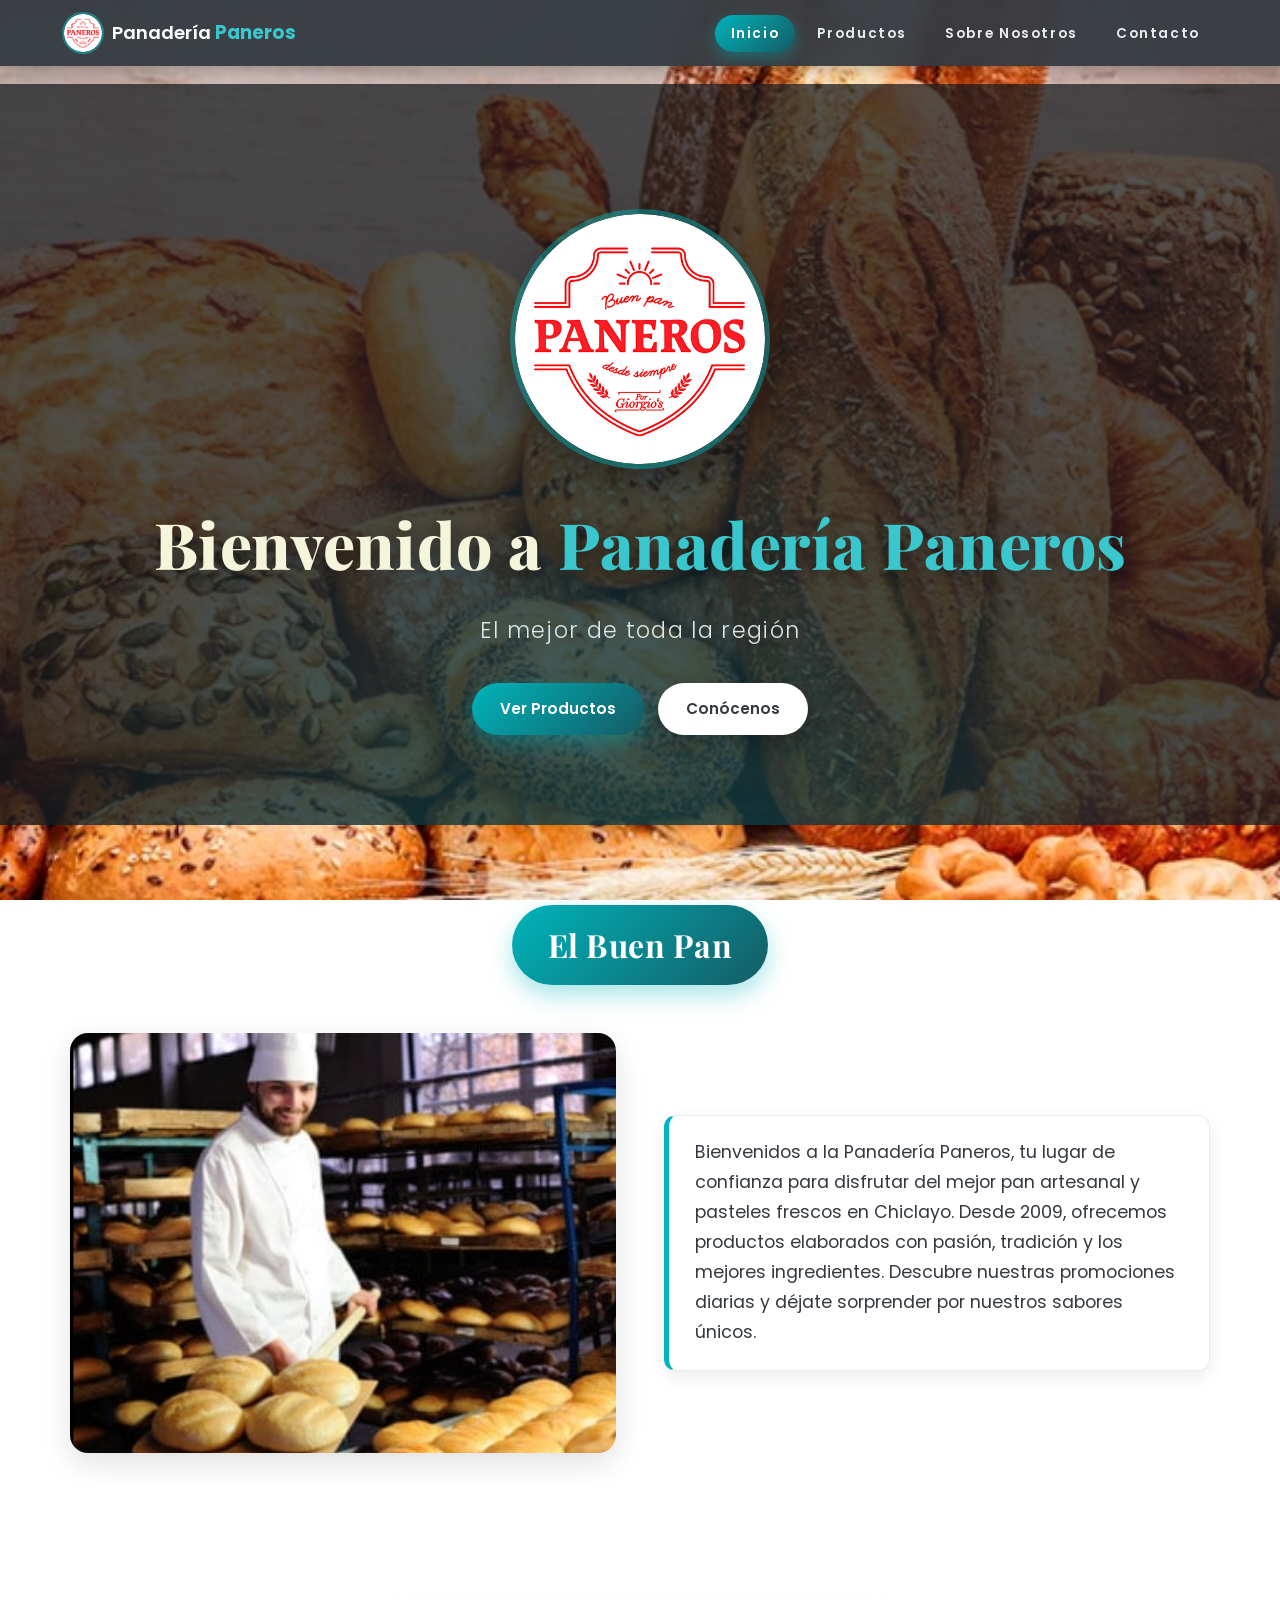
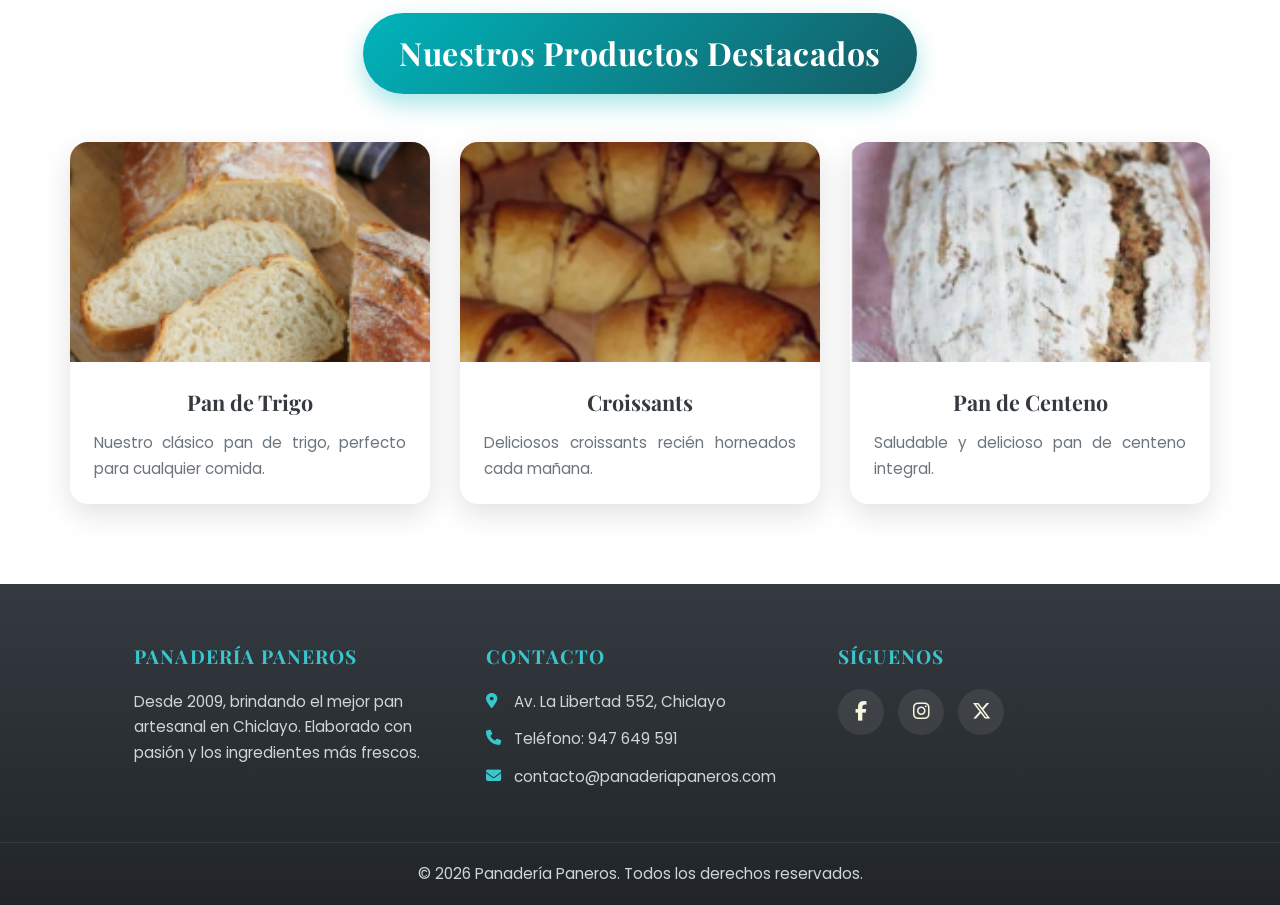
<file: index.html>
<!DOCTYPE html>
<html lang="es">
<head>
    <meta charset="UTF-8">
    <meta name="viewport" content="width=device-width, initial-scale=1.0">
    <title>Panadería Paneros - Inicio</title>
    <link rel="icon" href="imagenes/Logo_Paneros.png" type="image/x-icon">
    <link rel="preconnect" href="https://fonts.googleapis.com">
    <link rel="preconnect" href="https://fonts.gstatic.com" crossorigin>
    <link href="https://fonts.googleapis.com/css2?family=Playfair+Display:wght@600;700;800&family=Poppins:wght@300;400;500;600;700&display=swap" rel="stylesheet">
    <link rel="stylesheet" href="https://cdnjs.cloudflare.com/ajax/libs/font-awesome/6.7.1/css/all.min.css" integrity="sha512-5Hs3dF2AEPkpNAR7UiOHba+lRSJNeM2ECkwxUIxC1Q/FLycGTbNapWXB4tP889k5T5Ju8fs4b1P5z/iB4nMfSQ==" crossorigin="anonymous" referrerpolicy="no-referrer">
    <link rel="stylesheet" href="css/estilos.css">
    <script>window.activePage = 'index';</script>
</head>
<body class="fondo-panderia">

    <div id="header"></div>

    <main class="main">

        <!-- Hero -->
        <section class="hero">
            <div class="hero__contenido">
                <img class="hero__logo" src="imagenes/Logo_Paneros.png" alt="Logo de Panadería Paneros">
                <h1 class="hero__titulo">Bienvenido a <span>Panadería Paneros</span></h1>
                <p class="hero__subtitulo">El mejor de toda la región</p>
                <div class="hero__cta">
                    <a class="btn btn-primario" href="productos.html">Ver Productos</a>
                    <a class="btn btn--claro" href="sobrenosotros.html">Conócenos</a>
                </div>
            </div>
        </section>

        <!-- El Buen Pan -->
        <section class="section">
            <div class="container">
                <div class="section-header reveal">
                    <div class="cinta">
                        <h2>El Buen Pan</h2>
                    </div>
                </div>
                <div class="el-pan">
                    <img class="el-pan__img reveal" src="imagenes/Elbuenpan.png" alt="El buen pan">
                    <div class="el-pan__texto reveal">
                        <p>Bienvenidos a la Panadería Paneros, tu lugar de confianza para disfrutar del mejor pan artesanal y pasteles frescos en Chiclayo. Desde 2009, ofrecemos productos elaborados con pasión, tradición y los mejores ingredientes. Descubre nuestras promociones diarias y déjate sorprender por nuestros sabores únicos.</p>
                    </div>
                </div>
            </div>
        </section>

        <!-- Nuestros Productos Destacados -->
        <section class="section section--claro">
            <div class="container">
                <div class="section-header reveal">
                    <div class="cinta">
                        <h2>Nuestros Productos Destacados</h2>
                    </div>
                </div>
                <div class="productos-grid">
                    <article class="card-producto reveal">
                        <img class="card-producto__img" src="imagenes/Pandetrigo.png" alt="Pan de trigo">
                        <div class="card-producto__body">
                            <h3 class="card-producto__titulo">Pan de Trigo</h3>
                            <p class="card-producto__texto">Nuestro clásico pan de trigo, perfecto para cualquier comida.</p>
                        </div>
                    </article>
                    <article class="card-producto reveal">
                        <img class="card-producto__img" src="imagenes/Croisssants.png" alt="Croissants">
                        <div class="card-producto__body">
                            <h3 class="card-producto__titulo">Croissants</h3>
                            <p class="card-producto__texto">Deliciosos croissants recién horneados cada mañana.</p>
                        </div>
                    </article>
                    <article class="card-producto reveal">
                        <img class="card-producto__img" src="imagenes/Pancenteno.png" alt="Pan de centeno">
                        <div class="card-producto__body">
                            <h3 class="card-producto__titulo">Pan de Centeno</h3>
                            <p class="card-producto__texto">Saludable y delicioso pan de centeno integral.</p>
                        </div>
                    </article>
                </div>
            </div>
        </section>

    </main>

    <div id="footer"></div>

    <div id="toast-container"></div>

    <script src="https://code.jquery.com/jquery-3.7.1.min.js"></script>
    <script src="js/main.js"></script>
</body>
</html>
</file>
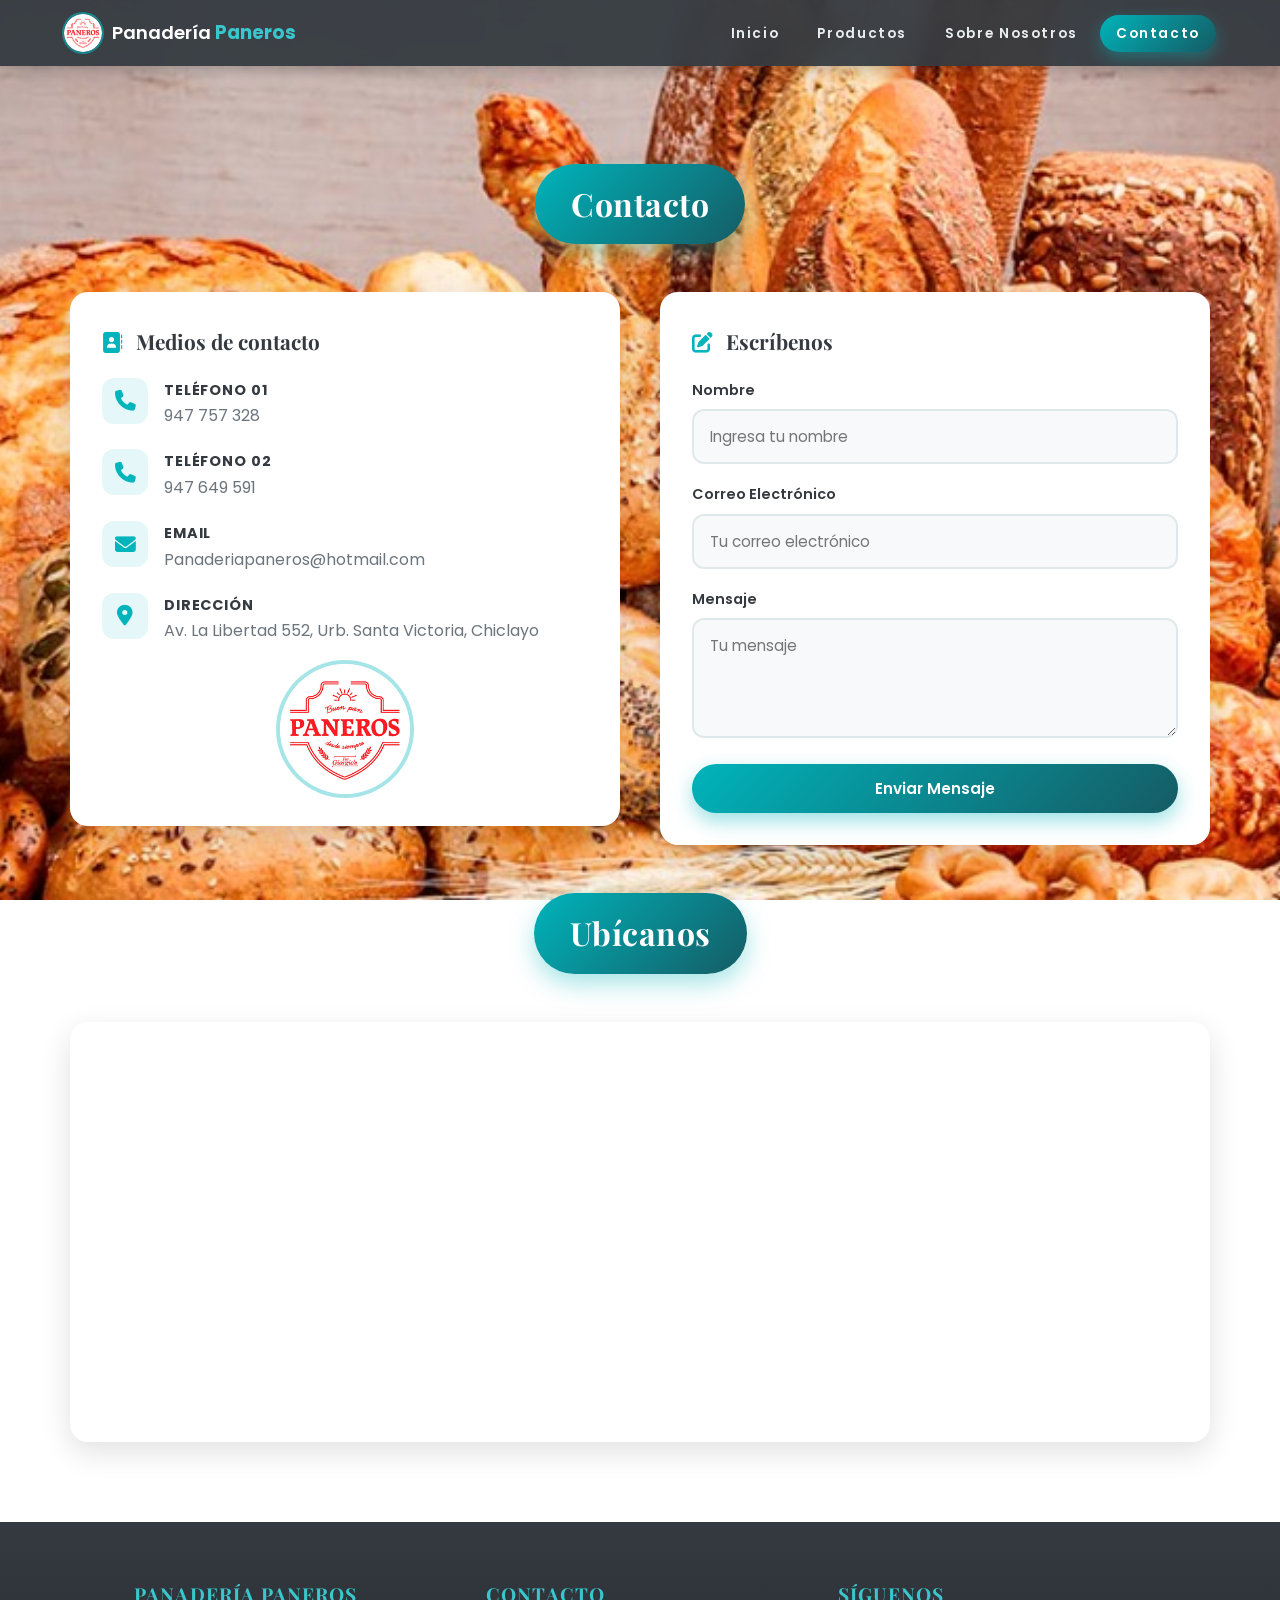
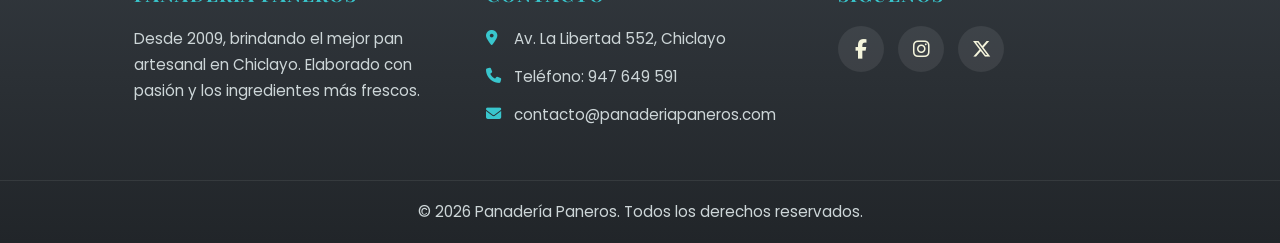
<file: contacto.html>
<!DOCTYPE html>
<html lang="es">
<head>
    <meta charset="UTF-8">
    <meta name="viewport" content="width=device-width, initial-scale=1.0">
    <title>Contacto - Panadería Paneros</title>
    <link rel="icon" href="imagenes/Logo_Paneros.png" type="image/x-icon">
    <link rel="preconnect" href="https://fonts.googleapis.com">
    <link rel="preconnect" href="https://fonts.gstatic.com" crossorigin>
    <link href="https://fonts.googleapis.com/css2?family=Playfair+Display:wght@600;700;800&family=Poppins:wght@300;400;500;600;700&display=swap" rel="stylesheet">
    <link rel="stylesheet" href="https://cdnjs.cloudflare.com/ajax/libs/font-awesome/6.7.1/css/all.min.css" integrity="sha512-5Hs3dF2AEPkpNAR7UiOHba+lRSJNeM2ECkwxUIxC1Q/FLycGTbNapWXB4tP889k5T5Ju8fs4b1P5z/iB4nMfSQ==" crossorigin="anonymous" referrerpolicy="no-referrer">
    <link rel="stylesheet" href="css/estilos.css">
    <script>window.activePage = 'contacto';</script>
</head>
<body class="fondo-panderia">

    <div id="header"></div>

    <main class="main">

        <section class="section">
            <div class="container">
                <div class="section-header reveal">
                    <div class="cinta">
                        <h2>Contacto</h2>
                    </div>
                </div>

                <div class="contact-grid">
                    <!-- Medios de contacto -->
                    <div class="contact-card reveal">
                        <h4><i class="fa-solid fa-address-book"></i> Medios de contacto</h4>
                        <div class="contact-dato">
                            <i class="fa-solid fa-phone"></i>
                            <div>
                                <strong>Teléfono 01</strong>
                                <span>947 757 328</span>
                            </div>
                        </div>
                        <div class="contact-dato">
                            <i class="fa-solid fa-phone"></i>
                            <div>
                                <strong>Teléfono 02</strong>
                                <span>947 649 591</span>
                            </div>
                        </div>
                        <div class="contact-dato">
                            <i class="fa-solid fa-envelope"></i>
                            <div>
                                <strong>Email</strong>
                                <span>Panaderiapaneros@hotmail.com</span>
                            </div>
                        </div>
                        <div class="contact-dato">
                            <i class="fa-solid fa-location-dot"></i>
                            <div>
                                <strong>Dirección</strong>
                                <span>Av. La Libertad 552, Urb. Santa Victoria, Chiclayo</span>
                            </div>
                        </div>
                        <div class="contact-logo">
                            <img src="imagenes/Logo_Paneros.png" alt="Logo de Panadería Paneros">
                        </div>
                    </div>

                    <!-- Formulario -->
                    <div class="contact-card reveal">
                        <h4><i class="fa-solid fa-pen-to-square"></i> Escríbenos</h4>
                        <form id="contactForm">
                            <div class="form-group">
                                <label for="name">Nombre</label>
                                <input type="text" class="form-control" id="name" placeholder="Ingresa tu nombre" required>
                            </div>
                            <div class="form-group">
                                <label for="email">Correo Electrónico</label>
                                <input type="email" class="form-control" id="email" placeholder="Tu correo electrónico" required>
                            </div>
                            <div class="form-group">
                                <label for="message">Mensaje</label>
                                <textarea class="form-control" id="message" rows="3" placeholder="Tu mensaje" required></textarea>
                            </div>
                            <button type="submit" class="btn btn-primario btn--bloque">Enviar Mensaje</button>
                        </form>
                    </div>
                </div>

                <!-- Ubícanos -->
                <div class="mapa reveal">
                    <div class="section-header">
                        <div class="cinta">
                            <h2>Ubícanos</h2>
                        </div>
                    </div>
                    <div class="mapa__marco">
                        <iframe src="https://www.google.com/maps/embed?pb=!1m18!1m12!1m3!1d3961.891527504655!2d-79.84234202408952!3d-6.783053593214028!2m3!1f0!2f0!3f0!3m2!1i1024!2i768!4f13.1!3m3!1m2!1s0x904cef3014ad3f75%3A0x58994bd26f4fe3ce!2sAv.%20Libertad%20552%2C%20Chiclayo%2014008!5e0!3m2!1ses!2spe!4v1733608152361!5m2!1ses!2spe" allowfullscreen="" loading="lazy" referrerpolicy="no-referrer-when-downgrade" title="Ubicación de Panadería Paneros"></iframe>
                    </div>
                </div>
            </div>
        </section>

    </main>

    <div id="footer"></div>

    <div id="toast-container"></div>

    <script src="https://code.jquery.com/jquery-3.7.1.min.js"></script>
    <script src="js/main.js"></script>
</body>
</html>
</file>
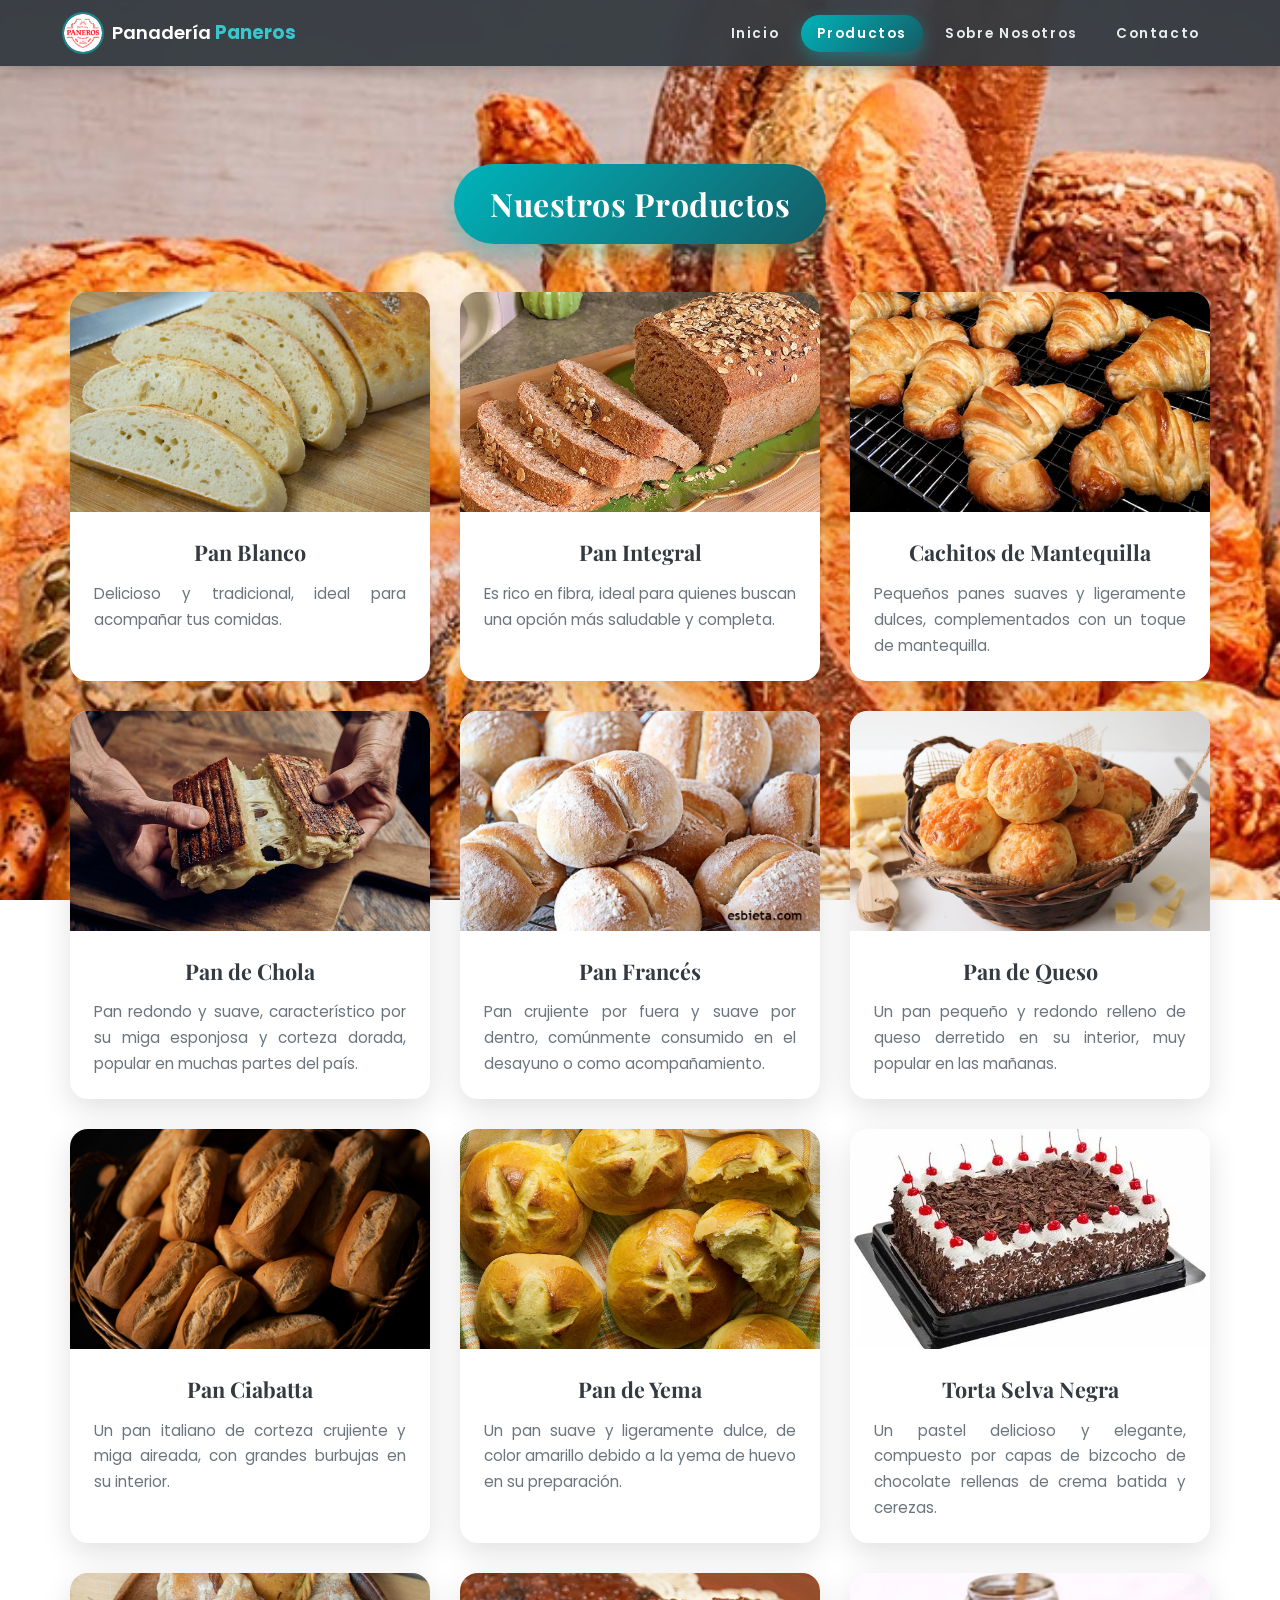
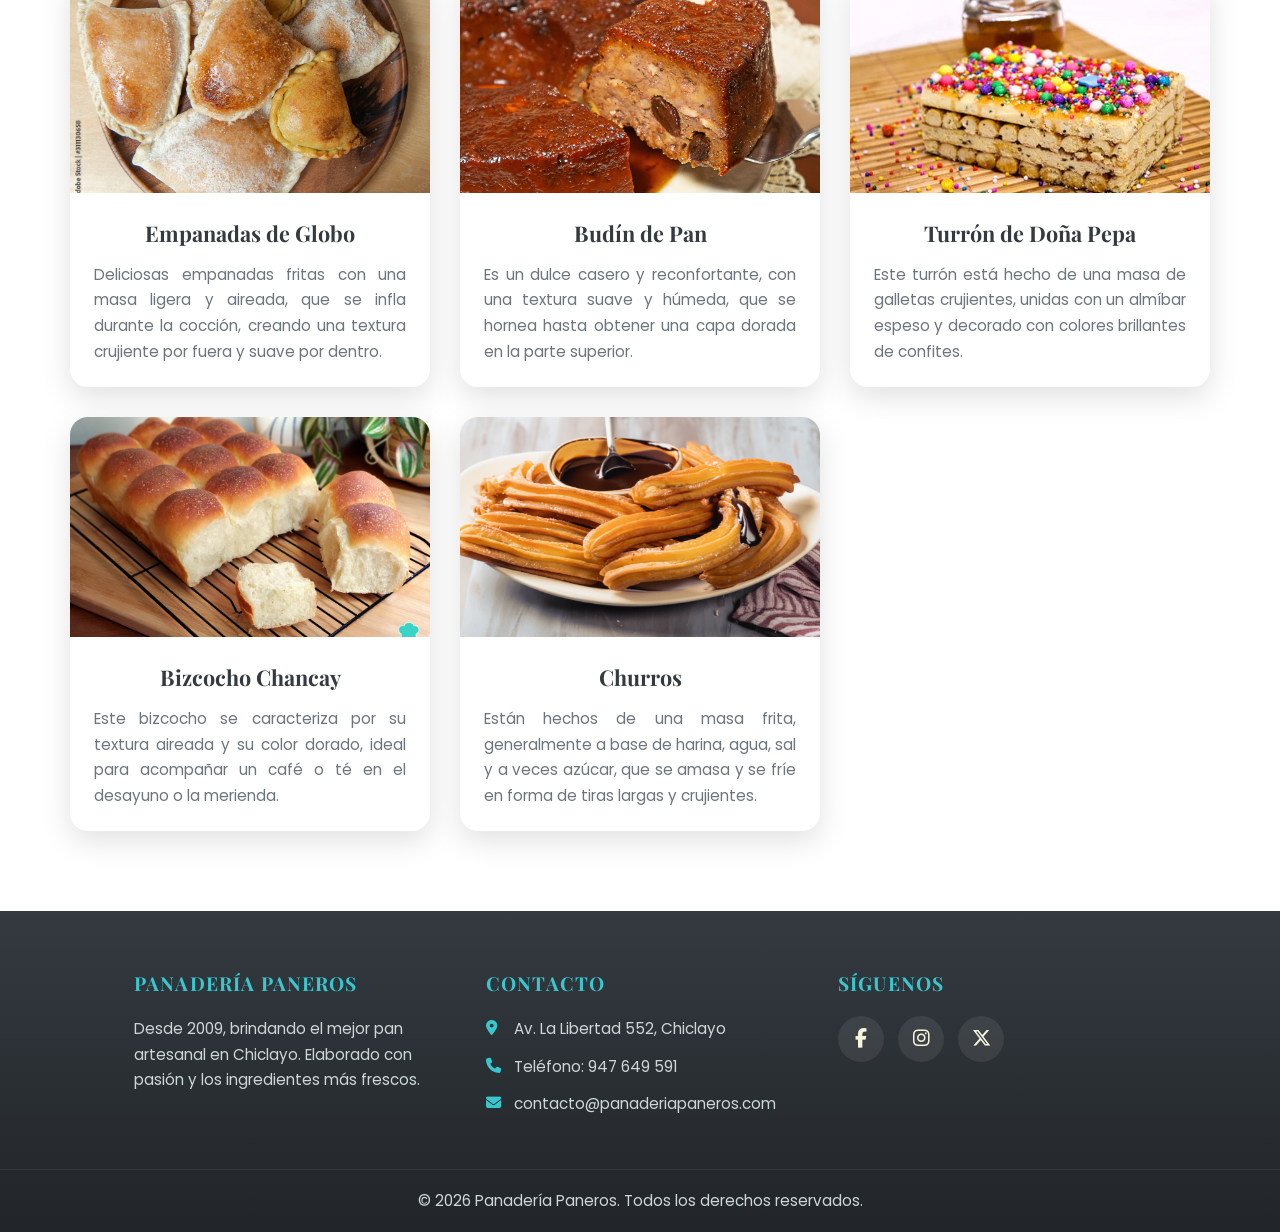
<file: productos.html>
<!DOCTYPE html>
<html lang="es">
<head>
    <meta charset="UTF-8">
    <meta name="viewport" content="width=device-width, initial-scale=1.0">
    <title>Productos - Panadería Paneros</title>
    <link rel="icon" href="imagenes/Logo_Paneros.png" type="image/x-icon">
    <link rel="preconnect" href="https://fonts.googleapis.com">
    <link rel="preconnect" href="https://fonts.gstatic.com" crossorigin>
    <link href="https://fonts.googleapis.com/css2?family=Playfair+Display:wght@600;700;800&family=Poppins:wght@300;400;500;600;700&display=swap" rel="stylesheet">
    <link rel="stylesheet" href="https://cdnjs.cloudflare.com/ajax/libs/font-awesome/6.7.1/css/all.min.css" integrity="sha512-5Hs3dF2AEPkpNAR7UiOHba+lRSJNeM2ECkwxUIxC1Q/FLycGTbNapWXB4tP889k5T5Ju8fs4b1P5z/iB4nMfSQ==" crossorigin="anonymous" referrerpolicy="no-referrer">
    <link rel="stylesheet" href="css/estilos.css">
    <script>window.activePage = 'productos';</script>
</head>
<body class="fondo-panderia">

    <div id="header"></div>

    <main class="main">

        <section class="section">
            <div class="container">
                <div class="section-header reveal">
                    <div class="cinta">
                        <h2>Nuestros Productos</h2>
                    </div>
                </div>

                <div class="productos-grid">
                    <article class="card-producto reveal">
                        <img class="card-producto__img" src="imagenes/panblanco.jpg" alt="Pan blanco">
                        <div class="card-producto__body">
                            <h3 class="card-producto__titulo">Pan Blanco</h3>
                            <p class="card-producto__texto">Delicioso y tradicional, ideal para acompañar tus comidas.</p>
                        </div>
                    </article>
                    <article class="card-producto reveal">
                        <img class="card-producto__img" src="imagenes/panintegral.jpg" alt="Pan integral">
                        <div class="card-producto__body">
                            <h3 class="card-producto__titulo">Pan Integral</h3>
                            <p class="card-producto__texto">Es rico en fibra, ideal para quienes buscan una opción más saludable y completa.</p>
                        </div>
                    </article>
                    <article class="card-producto reveal">
                        <img class="card-producto__img" src="imagenes/cachitos.jpeg" alt="Cachitos de mantequilla">
                        <div class="card-producto__body">
                            <h3 class="card-producto__titulo">Cachitos de Mantequilla</h3>
                            <p class="card-producto__texto">Pequeños panes suaves y ligeramente dulces, complementados con un toque de mantequilla.</p>
                        </div>
                    </article>
                    <article class="card-producto reveal">
                        <img class="card-producto__img" src="imagenes/pandechola.jpg" alt="Pan de chola">
                        <div class="card-producto__body">
                            <h3 class="card-producto__titulo">Pan de Chola</h3>
                            <p class="card-producto__texto">Pan redondo y suave, característico por su miga esponjosa y corteza dorada, popular en muchas partes del país.</p>
                        </div>
                    </article>
                    <article class="card-producto reveal">
                        <img class="card-producto__img" src="imagenes/panfrances.jpg" alt="Pan francés">
                        <div class="card-producto__body">
                            <h3 class="card-producto__titulo">Pan Francés</h3>
                            <p class="card-producto__texto">Pan crujiente por fuera y suave por dentro, comúnmente consumido en el desayuno o como acompañamiento.</p>
                        </div>
                    </article>
                    <article class="card-producto reveal">
                        <img class="card-producto__img" src="imagenes/panqueso.jpg" alt="Pan de queso">
                        <div class="card-producto__body">
                            <h3 class="card-producto__titulo">Pan de Queso</h3>
                            <p class="card-producto__texto">Un pan pequeño y redondo relleno de queso derretido en su interior, muy popular en las mañanas.</p>
                        </div>
                    </article>
                    <article class="card-producto reveal">
                        <img class="card-producto__img" src="imagenes/chabata.jpg" alt="Pan ciabatta">
                        <div class="card-producto__body">
                            <h3 class="card-producto__titulo">Pan Ciabatta</h3>
                            <p class="card-producto__texto">Un pan italiano de corteza crujiente y miga aireada, con grandes burbujas en su interior.</p>
                        </div>
                    </article>
                    <article class="card-producto reveal">
                        <img class="card-producto__img" src="imagenes/panyema.jpg" alt="Pan de yema">
                        <div class="card-producto__body">
                            <h3 class="card-producto__titulo">Pan de Yema</h3>
                            <p class="card-producto__texto">Un pan suave y ligeramente dulce, de color amarillo debido a la yema de huevo en su preparación.</p>
                        </div>
                    </article>
                    <article class="card-producto reveal">
                        <img class="card-producto__img" src="imagenes/selvanegra.webp" alt="Torta Selva Negra">
                        <div class="card-producto__body">
                            <h3 class="card-producto__titulo">Torta Selva Negra</h3>
                            <p class="card-producto__texto">Un pastel delicioso y elegante, compuesto por capas de bizcocho de chocolate rellenas de crema batida y cerezas.</p>
                        </div>
                    </article>
                    <article class="card-producto reveal">
                        <img class="card-producto__img" src="imagenes/empanadasglobo.jpg" alt="Empanadas de globo">
                        <div class="card-producto__body">
                            <h3 class="card-producto__titulo">Empanadas de Globo</h3>
                            <p class="card-producto__texto">Deliciosas empanadas fritas con una masa ligera y aireada, que se infla durante la cocción, creando una textura crujiente por fuera y suave por dentro.</p>
                        </div>
                    </article>
                    <article class="card-producto reveal">
                        <img class="card-producto__img" src="imagenes/budin.jpg" alt="Budín de pan">
                        <div class="card-producto__body">
                            <h3 class="card-producto__titulo">Budín de Pan</h3>
                            <p class="card-producto__texto">Es un dulce casero y reconfortante, con una textura suave y húmeda, que se hornea hasta obtener una capa dorada en la parte superior.</p>
                        </div>
                    </article>
                    <article class="card-producto reveal">
                        <img class="card-producto__img" src="imagenes/turron.jpg" alt="Turrón de Doña Pepa">
                        <div class="card-producto__body">
                            <h3 class="card-producto__titulo">Turrón de Doña Pepa</h3>
                            <p class="card-producto__texto">Este turrón está hecho de una masa de galletas crujientes, unidas con un almíbar espeso y decorado con colores brillantes de confites.</p>
                        </div>
                    </article>
                    <article class="card-producto reveal">
                        <img class="card-producto__img" src="imagenes/chancay.jpg" alt="Bizcocho Chancay">
                        <div class="card-producto__body">
                            <h3 class="card-producto__titulo">Bizcocho Chancay</h3>
                            <p class="card-producto__texto">Este bizcocho se caracteriza por su textura aireada y su color dorado, ideal para acompañar un café o té en el desayuno o la merienda.</p>
                        </div>
                    </article>
                    <article class="card-producto reveal">
                        <img class="card-producto__img" src="imagenes/churros.webp" alt="Churros">
                        <div class="card-producto__body">
                            <h3 class="card-producto__titulo">Churros</h3>
                            <p class="card-producto__texto">Están hechos de una masa frita, generalmente a base de harina, agua, sal y a veces azúcar, que se amasa y se fríe en forma de tiras largas y crujientes.</p>
                        </div>
                    </article>
                </div>
            </div>
        </section>

    </main>

    <div id="footer"></div>

    <div id="toast-container"></div>

    <script src="https://code.jquery.com/jquery-3.7.1.min.js"></script>
    <script src="js/main.js"></script>
</body>
</html>
</file>
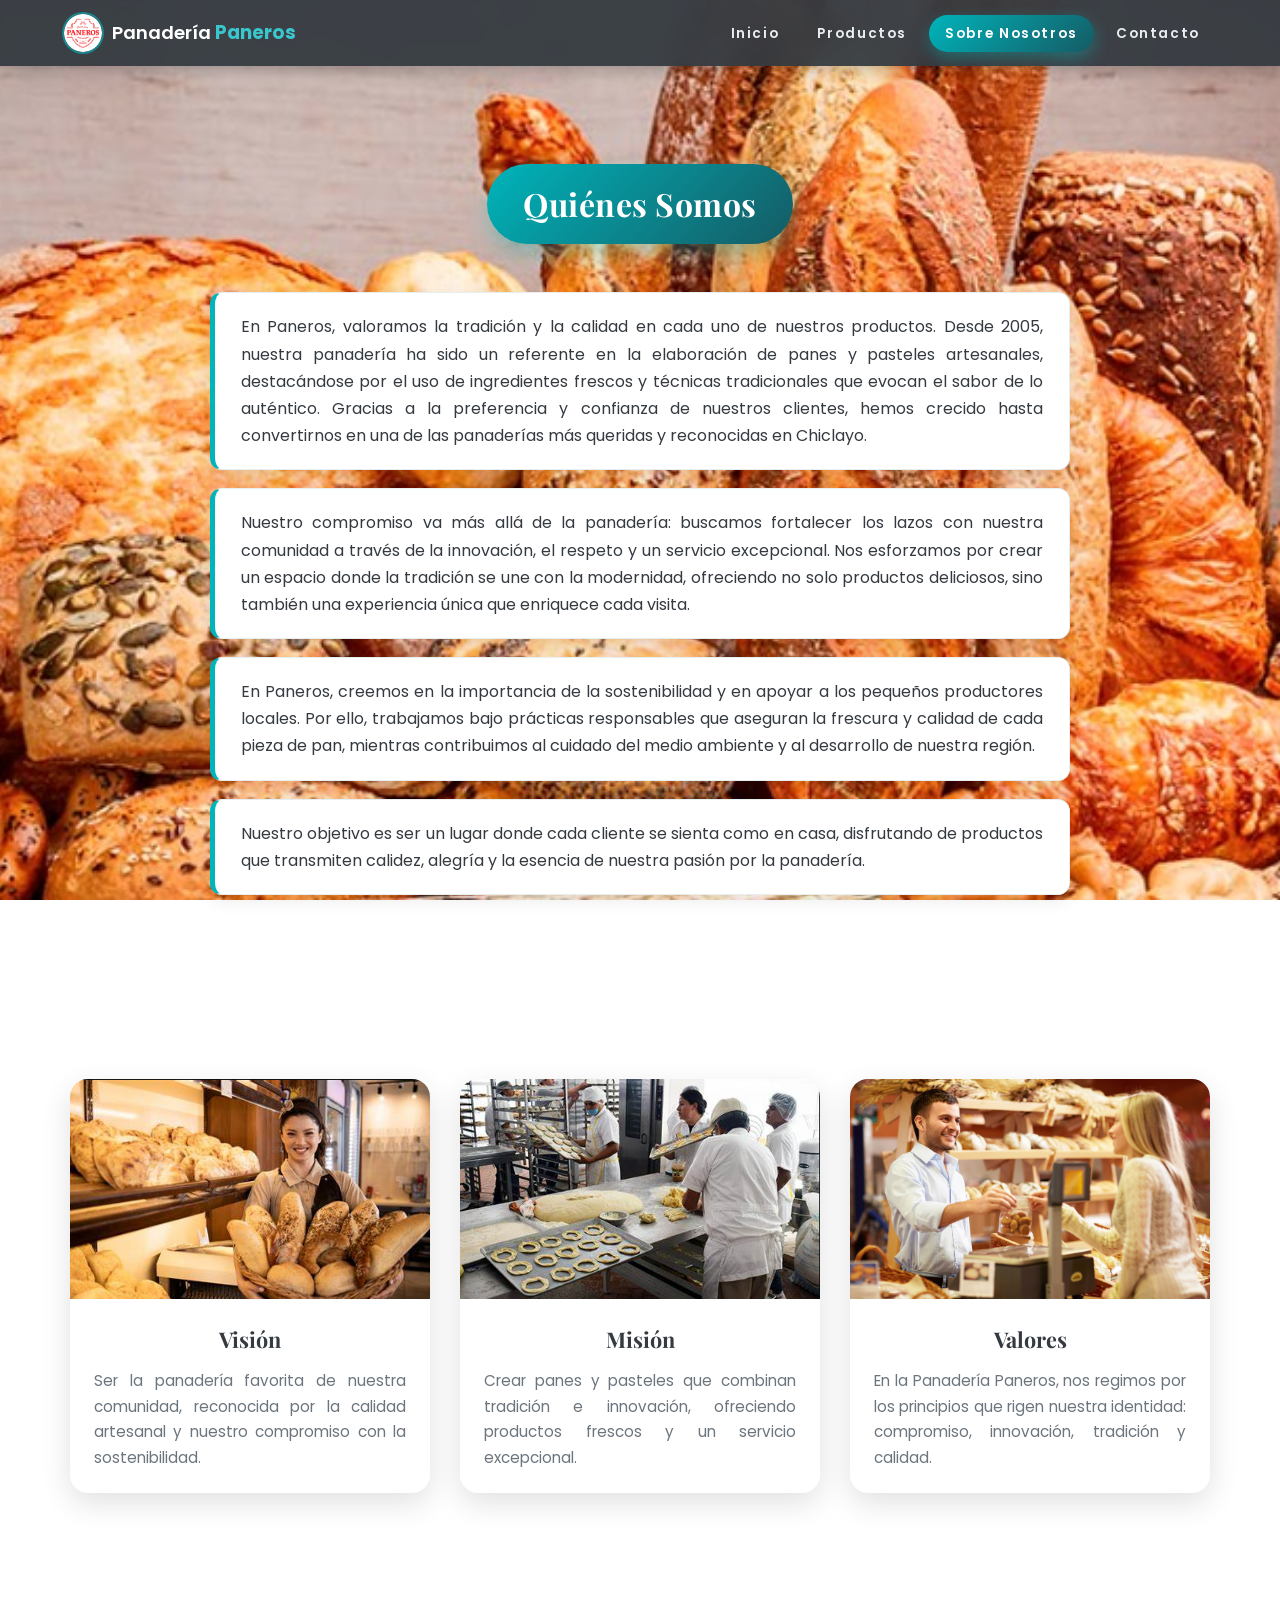
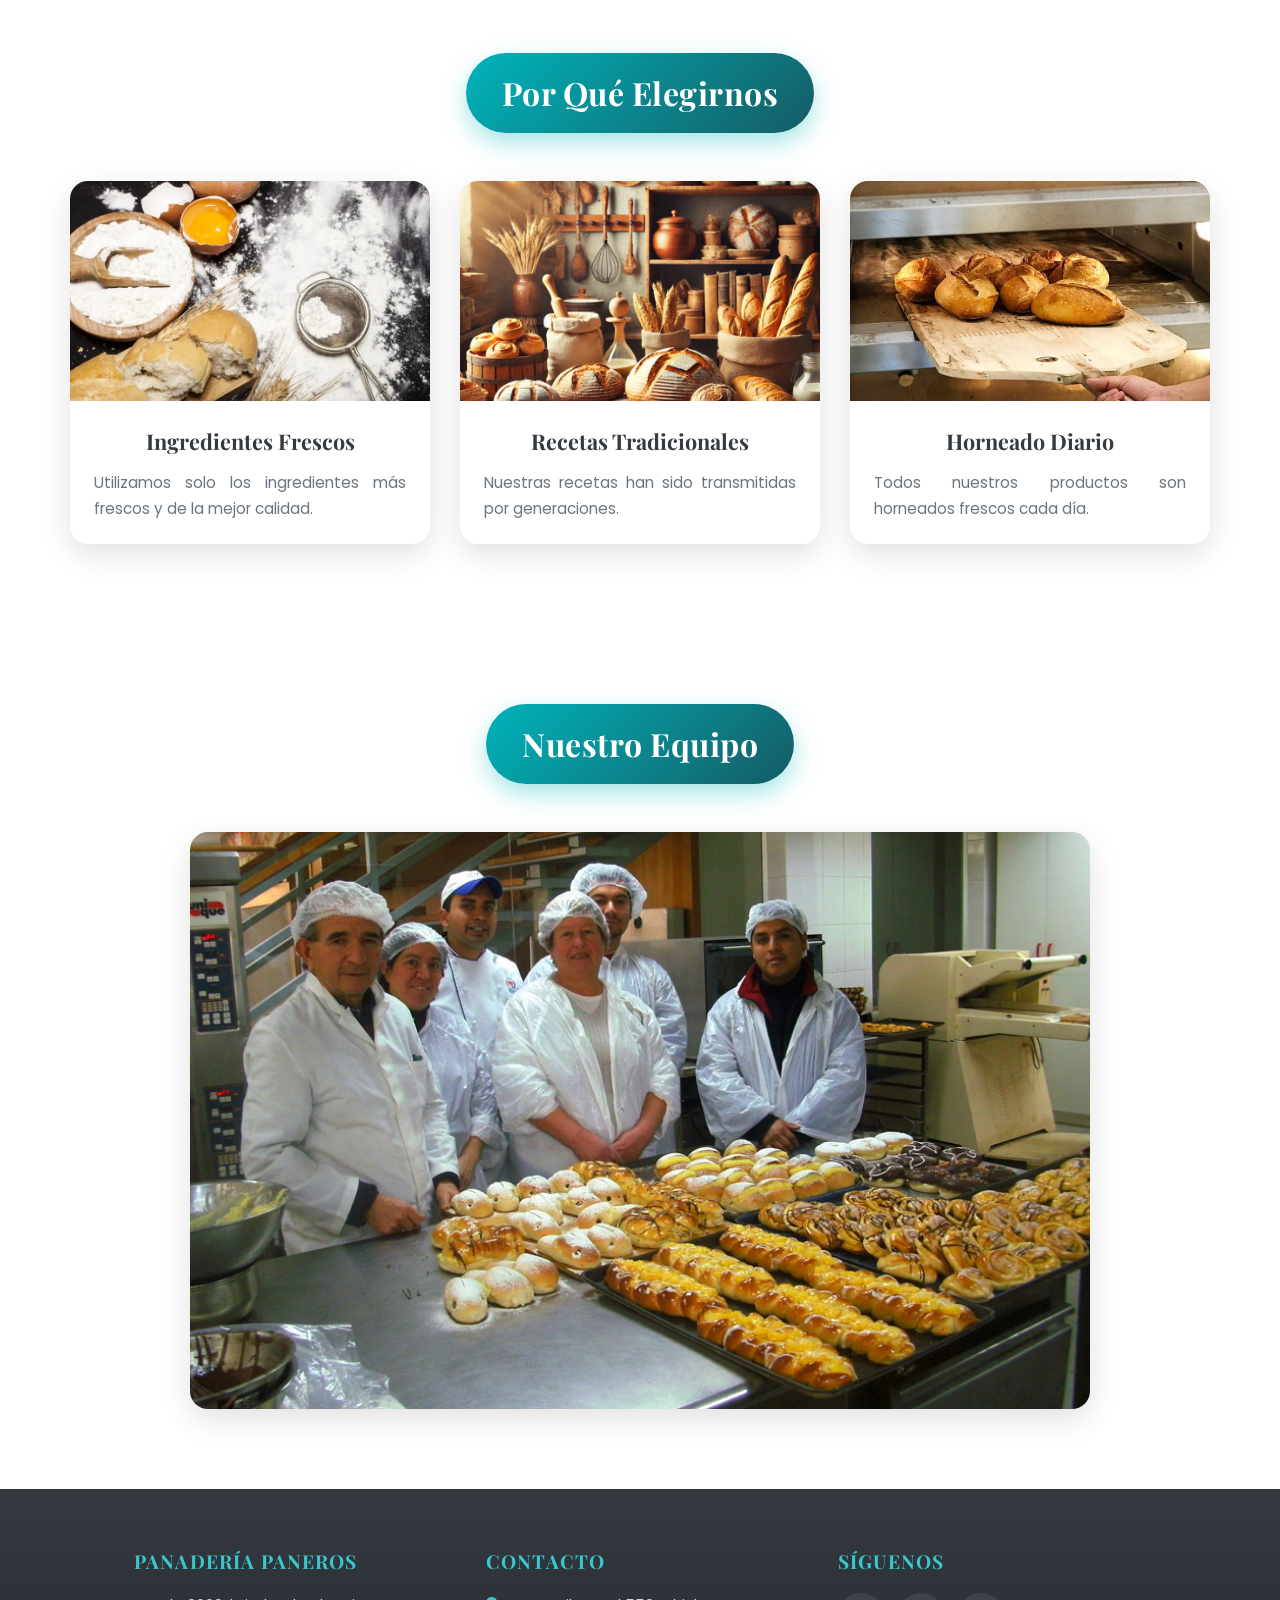
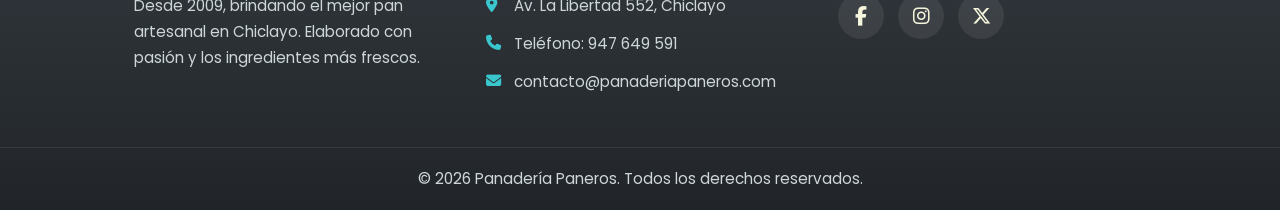
<file: sobrenosotros.html>
<!DOCTYPE html>
<html lang="es">
<head>
    <meta charset="UTF-8">
    <meta name="viewport" content="width=device-width, initial-scale=1.0">
    <title>Sobre Nosotros - Panadería Paneros</title>
    <link rel="icon" href="imagenes/Logo_Paneros.png" type="image/x-icon">
    <link rel="preconnect" href="https://fonts.googleapis.com">
    <link rel="preconnect" href="https://fonts.gstatic.com" crossorigin>
    <link href="https://fonts.googleapis.com/css2?family=Playfair+Display:wght@600;700;800&family=Poppins:wght@300;400;500;600;700&display=swap" rel="stylesheet">
    <link rel="stylesheet" href="https://cdnjs.cloudflare.com/ajax/libs/font-awesome/6.7.1/css/all.min.css" integrity="sha512-5Hs3dF2AEPkpNAR7UiOHba+lRSJNeM2ECkwxUIxC1Q/FLycGTbNapWXB4tP889k5T5Ju8fs4b1P5z/iB4nMfSQ==" crossorigin="anonymous" referrerpolicy="no-referrer">
    <link rel="stylesheet" href="css/estilos.css">
    <script>window.activePage = 'sobrenosotros';</script>
</head>
<body class="fondo-panderia">

    <div id="header"></div>

    <main class="main">

        <!-- Quiénes Somos -->
        <section class="section">
            <div class="container">
                <div class="section-header reveal">
                    <div class="cinta">
                        <h2>Quiénes Somos</h2>
                    </div>
                </div>
                <div class="parrafos reveal">
                    <p>En Paneros, valoramos la tradición y la calidad en cada uno de nuestros productos. Desde 2005, nuestra panadería ha sido un referente en la elaboración de panes y pasteles artesanales, destacándose por el uso de ingredientes frescos y técnicas tradicionales que evocan el sabor de lo auténtico. Gracias a la preferencia y confianza de nuestros clientes, hemos crecido hasta convertirnos en una de las panaderías más queridas y reconocidas en Chiclayo.</p>
                    <p>Nuestro compromiso va más allá de la panadería: buscamos fortalecer los lazos con nuestra comunidad a través de la innovación, el respeto y un servicio excepcional. Nos esforzamos por crear un espacio donde la tradición se une con la modernidad, ofreciendo no solo productos deliciosos, sino también una experiencia única que enriquece cada visita.</p>
                    <p>En Paneros, creemos en la importancia de la sostenibilidad y en apoyar a los pequeños productores locales. Por ello, trabajamos bajo prácticas responsables que aseguran la frescura y calidad de cada pieza de pan, mientras contribuimos al cuidado del medio ambiente y al desarrollo de nuestra región.</p>
                    <p>Nuestro objetivo es ser un lugar donde cada cliente se sienta como en casa, disfrutando de productos que transmiten calidez, alegría y la esencia de nuestra pasión por la panadería.</p>
                </div>
            </div>
        </section>

        <!-- Visión, Misión y Valores -->
        <section class="section section--claro">
            <div class="container">
                <div class="productos-grid">
                    <article class="card-producto reveal">
                        <img class="card-producto__img" src="imagenes/Vision.png" alt="Visión">
                        <div class="card-producto__body">
                            <h3 class="card-producto__titulo">Visión</h3>
                            <p class="card-producto__texto">Ser la panadería favorita de nuestra comunidad, reconocida por la calidad artesanal y nuestro compromiso con la sostenibilidad.</p>
                        </div>
                    </article>
                    <article class="card-producto reveal">
                        <img class="card-producto__img" src="imagenes/Mision.png" alt="Misión">
                        <div class="card-producto__body">
                            <h3 class="card-producto__titulo">Misión</h3>
                            <p class="card-producto__texto">Crear panes y pasteles que combinan tradición e innovación, ofreciendo productos frescos y un servicio excepcional.</p>
                        </div>
                    </article>
                    <article class="card-producto reveal">
                        <img class="card-producto__img" src="imagenes/Valores.png" alt="Valores">
                        <div class="card-producto__body">
                            <h3 class="card-producto__titulo">Valores</h3>
                            <p class="card-producto__texto">En la Panadería Paneros, nos regimos por los principios que rigen nuestra identidad: compromiso, innovación, tradición y calidad.</p>
                        </div>
                    </article>
                </div>
            </div>
        </section>

        <!-- Por qué Elegirnos -->
        <section class="section">
            <div class="container">
                <div class="section-header reveal">
                    <div class="cinta">
                        <h2>Por Qué Elegirnos</h2>
                    </div>
                </div>
                <div class="productos-grid">
                    <article class="card-producto reveal">
                        <img class="card-producto__img" src="imagenes/Ingredientesfrescos.png" alt="Ingredientes frescos">
                        <div class="card-producto__body">
                            <h3 class="card-producto__titulo">Ingredientes Frescos</h3>
                            <p class="card-producto__texto">Utilizamos solo los ingredientes más frescos y de la mejor calidad.</p>
                        </div>
                    </article>
                    <article class="card-producto reveal">
                        <img class="card-producto__img" src="imagenes/RecetasTradicionales.png" alt="Recetas tradicionales">
                        <div class="card-producto__body">
                            <h3 class="card-producto__titulo">Recetas Tradicionales</h3>
                            <p class="card-producto__texto">Nuestras recetas han sido transmitidas por generaciones.</p>
                        </div>
                    </article>
                    <article class="card-producto reveal">
                        <img class="card-producto__img" src="imagenes/HorneadoDiario.png" alt="Horneado diario">
                        <div class="card-producto__body">
                            <h3 class="card-producto__titulo">Horneado Diario</h3>
                            <p class="card-producto__texto">Todos nuestros productos son horneados frescos cada día.</p>
                        </div>
                    </article>
                </div>
            </div>
        </section>

        <!-- Nuestro Equipo -->
        <section class="section section--claro">
            <div class="container">
                <div class="section-header reveal">
                    <div class="cinta">
                        <h2>Nuestro Equipo</h2>
                    </div>
                </div>
                <img class="equipo-img reveal" src="imagenes/TrabajoresPaneros.jpg" alt="Fotografía de nuestro equipo">
            </div>
        </section>

    </main>

    <div id="footer"></div>

    <div id="toast-container"></div>

    <script src="https://code.jquery.com/jquery-3.7.1.min.js"></script>
    <script src="js/main.js"></script>
</body>
</html>
</file>
<file: css/estilos.css>
/* =========================================================
   PANADERÍA PANEROS - Estilos modernos (CSS puro)
   Paleta de colores original de la página anterior
   ========================================================= */

/* ---------- Variables ---------- */
:root {
    --color-primario: #00b4bb;
    --color-primario-hover: #1d8790;
    --color-primario-oscuro: #155b64;
    --color-primario-claro: #39c6cd;
    --color-oscuro: #343a40;
    --color-oscuro-mas: #212529;
    --color-fondo: #f8f9fa;
    --color-fondo-claro: #ffffff;
    --color-texto: #343a40;
    --color-texto-suave: #6c757d;
    --color-blanco: #ffffff;
    --color-beige: #f5f5dc;
    --color-sombra: rgba(0, 0, 0, 0.12);
    --radio: 18px;
    --radio-suave: 12px;
    --transicion: all 0.3s ease;
    --sombra-tarjeta: 0 10px 30px var(--color-sombra);
    --fuente-titulo: 'Playfair Display', serif;
    --fuente-cuerpo: 'Poppins', sans-serif;
}

/* ---------- Reset y base ---------- */
* {
    margin: 0;
    padding: 0;
    box-sizing: border-box;
}

html {
    scroll-behavior: smooth;
}

body {
    font-family: var(--fuente-cuerpo);
    background:
        radial-gradient(circle at 20% 10%, rgba(0, 180, 187, 0.06), transparent 40%),
        radial-gradient(circle at 80% 30%, rgba(52, 58, 64, 0.04), transparent 40%),
        var(--color-fondo);
    color: var(--color-texto);
    line-height: 1.7;
    min-height: 100vh;
    display: flex;
    flex-direction: column;
    overflow-x: hidden;
}

img {
    max-width: 100%;
    display: block;
}

a {
    text-decoration: none;
    color: inherit;
}

ul {
    list-style: none;
}

/* ---------- Contenedor ---------- */
.container {
    width: min(1140px, 92%);
    margin: 0 auto;
}

.main {
    flex: 1;
    padding-top: 84px;
}

/* ---------- Barra de navegación ---------- */
.navbar {
    position: fixed;
    top: 0;
    left: 0;
    right: 0;
    z-index: 1000;
    display: flex;
    align-items: center;
    justify-content: space-between;
    padding: 14px 5vw;
    background: rgba(52, 58, 64, 0.94);
    backdrop-filter: blur(10px);
    -webkit-backdrop-filter: blur(10px);
    box-shadow: 0 2px 18px rgba(0, 0, 0, 0.28);
}

.navbar__brand {
    display: flex;
    align-items: center;
    gap: 10px;
    color: var(--color-blanco);
    font-weight: 600;
    font-size: 1.15rem;
}

.navbar__brand img {
    width: 38px;
    height: 38px;
    border-radius: 50%;
    box-shadow: 0 0 0 2px rgba(0, 180, 187, 0.6);
}

.navbar__brand strong {
    color: var(--color-primario-claro);
    font-weight: 700;
}

.navbar__menu {
    display: flex;
    align-items: center;
    gap: 6px;
}

.nav-link {
    color: #e9eef0;
    font-size: 0.85rem;
    font-weight: 600;
    letter-spacing: 0.12em;
    padding: 9px 16px;
    border-radius: 999px;
    transition: var(--transicion);
    position: relative;
}

.nav-link:hover {
    color: var(--color-primario-claro);
    background: rgba(0, 180, 187, 0.12);
}

.nav-link.is-active {
    color: var(--color-blanco);
    background: linear-gradient(135deg, var(--color-primario), var(--color-primario-oscuro));
    box-shadow: 0 6px 16px rgba(0, 180, 187, 0.4);
}

.navbar__toggle {
    display: none;
    background: transparent;
    border: none;
    cursor: pointer;
    flex-direction: column;
    gap: 5px;
    padding: 6px;
}

.navbar__toggle span {
    width: 26px;
    height: 3px;
    background: var(--color-blanco);
    border-radius: 3px;
    transition: var(--transicion);
}

.navbar__toggle.is-open span:nth-child(1) {
    transform: translateY(8px) rotate(45deg);
}

.navbar__toggle.is-open span:nth-child(2) {
    opacity: 0;
}

.navbar__toggle.is-open span:nth-child(3) {
    transform: translateY(-8px) rotate(-45deg);
}

/* ---------- Hero ---------- */
.hero {
    position: relative;
    min-height: 82vh;
    display: flex;
    align-items: center;
    justify-content: center;
    text-align: center;
    padding: 130px 20px 90px;
    color: var(--color-beige);
    background:
        linear-gradient(rgba(20, 26, 30, 0.72), rgba(20, 26, 30, 0.78)),
        url('../imagenes/PanderiaFondo.jpeg') center center / cover no-repeat fixed;
    overflow: hidden;
}

.hero::before {
    content: '';
    position: absolute;
    inset: 0;
    background: radial-gradient(circle at 50% 120%, rgba(0, 180, 187, 0.25), transparent 60%);
    pointer-events: none;
}

.hero__contenido {
    position: relative;
    z-index: 1;
    animation: aparecer 1s ease both;
}

.hero__logo {
    width: 250px;
    height: 250px;
    margin: 0 auto 26px;
    border-radius: 50%;
    box-shadow: 0 0 0 5px rgba(0, 180, 187, 0.45), 0 18px 40px rgba(0, 0, 0, 0.45);
    animation: flotar 4s ease-in-out infinite;
}

.hero__titulo {
    font-family: var(--fuente-titulo);
    font-size: clamp(2rem, 5vw, 4rem);
    font-weight: 800;
    letter-spacing: 0.5px;
    text-shadow: 0 4px 20px rgba(0, 0, 0, 0.4);
    margin-bottom: 12px;
}

.hero__titulo span {
    color: var(--color-primario-claro);
}

.hero__subtitulo {
    font-size: clamp(1rem, 2vw, 1.4rem);
    font-weight: 300;
    color: #dde8ea;
    margin-bottom: 34px;
    letter-spacing: 0.06em;
}

.hero__cta {
    display: inline-flex;
    gap: 14px;
    flex-wrap: wrap;
    justify-content: center;
}

@keyframes aparecer {
    from { opacity: 0; transform: translateY(30px); }
    to { opacity: 1; transform: translateY(0); }
}

@keyframes flotar {
    0%, 100% { transform: translateY(0); }
    50% { transform: translateY(-10px); }
}

/* ---------- Secciones ---------- */
.section {
    padding: 80px 0;
}

.section--claro {
    background: var(--color-fondo-claro);
}

.section-header {
    text-align: center;
    margin-bottom: 48px;
}

.cinta {
    display: inline-flex;
    align-items: center;
    justify-content: center;
    flex-wrap: wrap;
    max-width: 100%;
    padding: 13px 36px;
    border-radius: 999px;
    background: linear-gradient(135deg, var(--color-primario), var(--color-primario-oscuro));
    color: var(--color-blanco);
    box-shadow: 0 10px 24px rgba(0, 180, 187, 0.35);
}

.cinta h2,
.cinta h3 {
    margin: 0;
    font-family: var(--fuente-titulo);
    font-size: clamp(1.4rem, 3vw, 2rem);
    font-weight: 700;
    letter-spacing: 0.5px;
}

.section-header p {
    max-width: 620px;
    margin: 18px auto 0;
    color: var(--color-texto-suave);
}

/* ---------- Botones ---------- */
.btn {
    display: inline-flex;
    align-items: center;
    justify-content: center;
    gap: 8px;
    font-family: var(--fuente-cuerpo);
    font-weight: 600;
    font-size: 0.95rem;
    padding: 13px 28px;
    border-radius: 999px;
    border: none;
    cursor: pointer;
    transition: var(--transicion);
}

.btn-primario {
    background: linear-gradient(135deg, var(--color-primario), var(--color-primario-oscuro));
    color: var(--color-blanco);
    box-shadow: 0 8px 20px rgba(0, 180, 187, 0.4);
}

.btn-primario:hover {
    transform: translateY(-3px);
    box-shadow: 0 14px 30px rgba(0, 180, 187, 0.5);
    background: linear-gradient(135deg, var(--color-primario-hover), var(--color-primario-oscuro));
}

.btn--claro {
    background: var(--color-blanco);
    color: var(--color-oscuro);
    box-shadow: 0 8px 20px rgba(0, 0, 0, 0.25);
}

.btn--claro:hover {
    transform: translateY(-3px);
    background: var(--color-fondo);
}

.btn--bloque {
    width: 100%;
}

/* ---------- Sección "El Buen Pan" ---------- */
.el-pan {
    display: grid;
    grid-template-columns: 1fr 1fr;
    gap: 48px;
    align-items: center;
}

.el-pan__img {
    border-radius: var(--radio);
    box-shadow: var(--sombra-tarjeta);
    width: 100%;
    height: 100%;
    max-height: 420px;
    object-fit: cover;
}

.el-pan__texto p {
    font-size: 1.1rem;
    color: var(--color-texto);
    background: var(--color-fondo-claro);
    border: 1px solid #e6eef0;
    border-left: 5px solid var(--color-primario);
    border-radius: var(--radio-suave);
    padding: 22px 26px;
    box-shadow: 0 6px 18px rgba(0, 0, 0, 0.08);
}

/* ---------- Tarjetas de productos ---------- */
.productos-grid {
    display: grid;
    grid-template-columns: repeat(3, 1fr);
    gap: 30px;
}

.card-producto {
    background: var(--color-blanco);
    border-radius: var(--radio);
    overflow: hidden;
    box-shadow: var(--sombra-tarjeta);
    transition: var(--transicion);
    display: flex;
    flex-direction: column;
}

.card-producto:hover {
    transform: translateY(-10px);
    box-shadow: 0 20px 44px rgba(0, 0, 0, 0.22);
}

.card-producto__img {
    width: 100%;
    height: 220px;
    object-fit: cover;
    transition: transform 0.5s ease;
}

.card-producto:hover .card-producto__img {
    transform: scale(1.06);
}

.card-producto__body {
    padding: 22px 24px;
    display: flex;
    flex-direction: column;
    flex: 1;
}

.card-producto__titulo {
    font-family: var(--fuente-titulo);
    font-size: 1.35rem;
    font-weight: 700;
    color: var(--color-oscuro);
    text-align: center;
    margin-bottom: 10px;
}

.card-producto__texto {
    color: var(--color-texto-suave);
    font-size: 0.95rem;
    text-align: justify;
}

/* ---------- Footer ---------- */
.footer {
    background: linear-gradient(180deg, var(--color-oscuro), var(--color-oscuro-mas));
    color: #e9eef0;
    margin-top: auto;
}

.footer-grid {
    display: grid;
    grid-template-columns: repeat(3, 1fr);
    gap: 44px;
    padding: 56px 5vw 40px;
    width: min(1140px, 92%);
    margin: 0 auto;
}

.footer-titulo {
    font-family: var(--fuente-titulo);
    font-size: 1.2rem;
    color: var(--color-primario-claro);
    margin-bottom: 16px;
    letter-spacing: 0.06em;
    text-transform: uppercase;
}

.footer p {
    color: #cdd6d8;
    font-size: 0.95rem;
}

.footer-contacto li {
    display: flex;
    align-items: flex-start;
    gap: 12px;
    margin-bottom: 12px;
    color: #cdd6d8;
    font-size: 0.95rem;
}

.footer-contacto i {
    color: var(--color-primario-claro);
    margin-top: 4px;
    min-width: 16px;
}

.footer-social {
    display: flex;
    gap: 14px;
    margin-top: 8px;
}

.footer-social a {
    width: 46px;
    height: 46px;
    border-radius: 50%;
    display: inline-flex;
    align-items: center;
    justify-content: center;
    background: rgba(255, 255, 255, 0.08);
    color: var(--color-beige);
    font-size: 1.2rem;
    transition: var(--transicion);
}

.footer-social a:hover {
    background: linear-gradient(135deg, var(--color-primario), var(--color-primario-oscuro));
    transform: translateY(-4px);
    box-shadow: 0 10px 20px rgba(0, 180, 187, 0.35);
}

.footer-bottom {
    border-top: 1px solid rgba(255, 255, 255, 0.08);
    padding: 18px 5vw;
    text-align: center;
    font-size: 0.85rem;
    color: #a7b2b5;
}

/* ---------- Contacto ---------- */
.contact-grid {
    display: grid;
    grid-template-columns: 1fr 1fr;
    gap: 40px;
    align-items: start;
}

.contact-grid > * {
    min-width: 0;
}

.contact-card {
    background: var(--color-blanco);
    border-radius: var(--radio);
    padding: 32px;
    box-shadow: var(--sombra-tarjeta);
}

.contact-card h4 {
    font-family: var(--fuente-titulo);
    color: var(--color-oscuro);
    font-size: 1.3rem;
    margin-bottom: 18px;
}

.contact-card h4 i {
    color: var(--color-primario);
    margin-right: 8px;
}

.contact-dato {
    display: flex;
    gap: 16px;
    align-items: flex-start;
    margin-bottom: 20px;
}

.contact-dato i {
    font-size: 1.3rem;
    color: var(--color-primario);
    background: rgba(0, 180, 187, 0.1);
    width: 46px;
    height: 46px;
    min-width: 46px;
    border-radius: 12px;
    display: inline-flex;
    align-items: center;
    justify-content: center;
}

.contact-dato strong {
    display: block;
    color: var(--color-oscuro);
    font-size: 0.9rem;
    text-transform: uppercase;
    letter-spacing: 0.06em;
}

.contact-dato span {
    color: var(--color-texto-suave);
}

.contact-logo {
    text-align: center;
    margin-top: 12px;
}

.contact-logo img {
    width: 130px;
    margin: 0 auto;
    border-radius: 50%;
    box-shadow: 0 0 0 4px rgba(0, 180, 187, 0.35);
}

/* ---------- Formularios ---------- */
.form-group {
    margin-bottom: 18px;
}

.form-group label {
    display: block;
    font-weight: 600;
    font-size: 0.9rem;
    color: var(--color-oscuro);
    margin-bottom: 7px;
}

.form-control {
    width: 100%;
    padding: 14px 16px;
    border: 2px solid #e0e9ea;
    border-radius: var(--radio-suave);
    background: var(--color-fondo);
    font-family: var(--fuente-cuerpo);
    font-size: 0.95rem;
    color: var(--color-texto);
    transition: var(--transicion);
}

.form-control:focus {
    outline: none;
    border-color: var(--color-primario);
    box-shadow: 0 0 0 4px rgba(0, 180, 187, 0.16);
    background: var(--color-blanco);
}

textarea.form-control {
    resize: vertical;
    min-height: 120px;
}

/* ---------- Mapa ---------- */
.mapa {
    margin-top: 48px;
}

.mapa__marco {
    border-radius: var(--radio);
    overflow: hidden;
    box-shadow: var(--sombra-tarjeta);
    margin-top: 24px;
}

.mapa__marco iframe {
    display: block;
    width: 100%;
    height: 420px;
    border: 0;
}

/* ---------- Sobre nosotros ---------- */
body.fondo-panderia {
    background: url('../imagenes/PanderiaFondo.jpeg') no-repeat center center fixed;
    background-size: cover;
}

body.fondo-panderia .section,
body.fondo-panderia .section--claro {
    background: transparent;
}

.parrafos {
    max-width: 860px;
    margin: 0 auto 24px;
}

.parrafos p {
    background: var(--color-fondo-claro);
    border: 1px solid #e6eef0;
    border-left: 5px solid var(--color-primario);
    border-radius: var(--radio-suave);
    padding: 20px 26px;
    margin-bottom: 18px;
    text-align: justify;
    box-shadow: 0 6px 18px rgba(0, 0, 0, 0.08);
}

.equipo-img {
    width: 100%;
    max-width: 900px;
    margin: 0 auto;
    border-radius: var(--radio);
    box-shadow: var(--sombra-tarjeta);
}

/* ---------- Toasts ---------- */
#toast-container {
    position: fixed;
    top: 90px;
    right: 20px;
    z-index: 2000;
    display: flex;
    flex-direction: column;
    gap: 12px;
    pointer-events: none;
}

.toast {
    display: flex;
    align-items: center;
    gap: 12px;
    background: var(--color-blanco);
    border-left: 5px solid var(--color-primario);
    border-radius: 12px;
    padding: 15px 20px;
    box-shadow: 0 14px 34px rgba(0, 0, 0, 0.2);
    font-weight: 600;
    color: var(--color-oscuro);
    animation: toastIn 0.4s ease;
}

.toast i {
    color: var(--color-primario);
    font-size: 1.2rem;
}

.toast--error {
    border-left-color: #c0392b;
}

.toast--error i {
    color: #c0392b;
}

.toast--out {
    animation: toastOut 0.4s ease forwards;
}

@keyframes toastIn {
    from { opacity: 0; transform: translateX(40px); }
    to { opacity: 1; transform: translateX(0); }
}

@keyframes toastOut {
    from { opacity: 1; transform: translateX(0); }
    to { opacity: 0; transform: translateX(40px); }
}

/* ---------- Animación al hacer scroll ---------- */
.reveal {
    opacity: 0;
    transform: translateY(26px);
    transition: opacity 0.7s ease, transform 0.7s ease;
}

.reveal.is-visible {
    opacity: 1;
    transform: none;
}

/* ---------- Responsive ---------- */
@media (max-width: 900px) {
    .productos-grid,
    .el-pan,
    .contact-grid {
        grid-template-columns: 1fr;
    }

    .contact-grid {
        justify-items: center;
    }

    .contact-card {
        width: 100%;
        max-width: 640px;
    }

    .footer-grid {
        grid-template-columns: 1fr;
        gap: 30px;
    }

    .navbar__toggle {
        display: flex;
    }

    .navbar__menu {
        position: fixed;
        top: 66px;
        left: 0;
        right: 0;
        flex-direction: column;
        align-items: stretch;
        gap: 4px;
        background: rgba(52, 58, 64, 0.97);
        backdrop-filter: blur(12px);
        -webkit-backdrop-filter: blur(12px);
        padding: 18px 5vw 22px;
        transform: translateY(-130%);
        transition: transform 0.35s ease;
        box-shadow: 0 20px 30px rgba(0, 0, 0, 0.3);
    }

    .navbar__menu.is-open {
        transform: translateY(0);
    }

    .nav-link {
        padding: 13px 18px;
        text-align: center;
    }

    .hero {
        background-attachment: scroll;
    }
}

@media (max-width: 600px) {
    .main {
        padding-top: 66px;
    }

    .section {
        padding: 56px 0;
    }

    .hero {
        min-height: 72vh;
        padding: 100px 16px 60px;
    }

    .hero__logo {
        width: 150px;
        height: 150px;
    }

    .card-producto__img {
        height: 180px;
    }

    .btn {
        width: 100%;
    }

    .hero__cta .btn {
        width: auto;
        min-width: 160px;
    }

    .contact-grid {
        gap: 24px;
    }

    .contact-card {
        padding: 24px 18px;
        border-radius: 14px;
    }

    .contact-card h4 {
        font-size: 1.15rem;
        margin-bottom: 14px;
    }

    .contact-dato {
        gap: 12px;
        margin-bottom: 16px;
    }

    .contact-dato i {
        width: 40px;
        height: 40px;
        min-width: 40px;
        font-size: 1.1rem;
        border-radius: 10px;
    }

    .contact-logo img {
        width: 100px;
    }

    .mapa {
        margin-top: 32px;
    }

    .mapa__marco iframe {
        height: 300px;
    }

    #toast-container {
        left: 16px;
        right: 16px;
    }
}

@media (max-width: 380px) {
    .cinta {
        padding: 11px 16px;
        border-radius: 14px;
    }

    .cinta h2,
    .cinta h3 {
        font-size: 1.15rem;
    }

    .section-header {
        margin-bottom: 32px;
    }

    .contact-card h4 {
        font-size: 1.05rem;
    }
}
</file>
